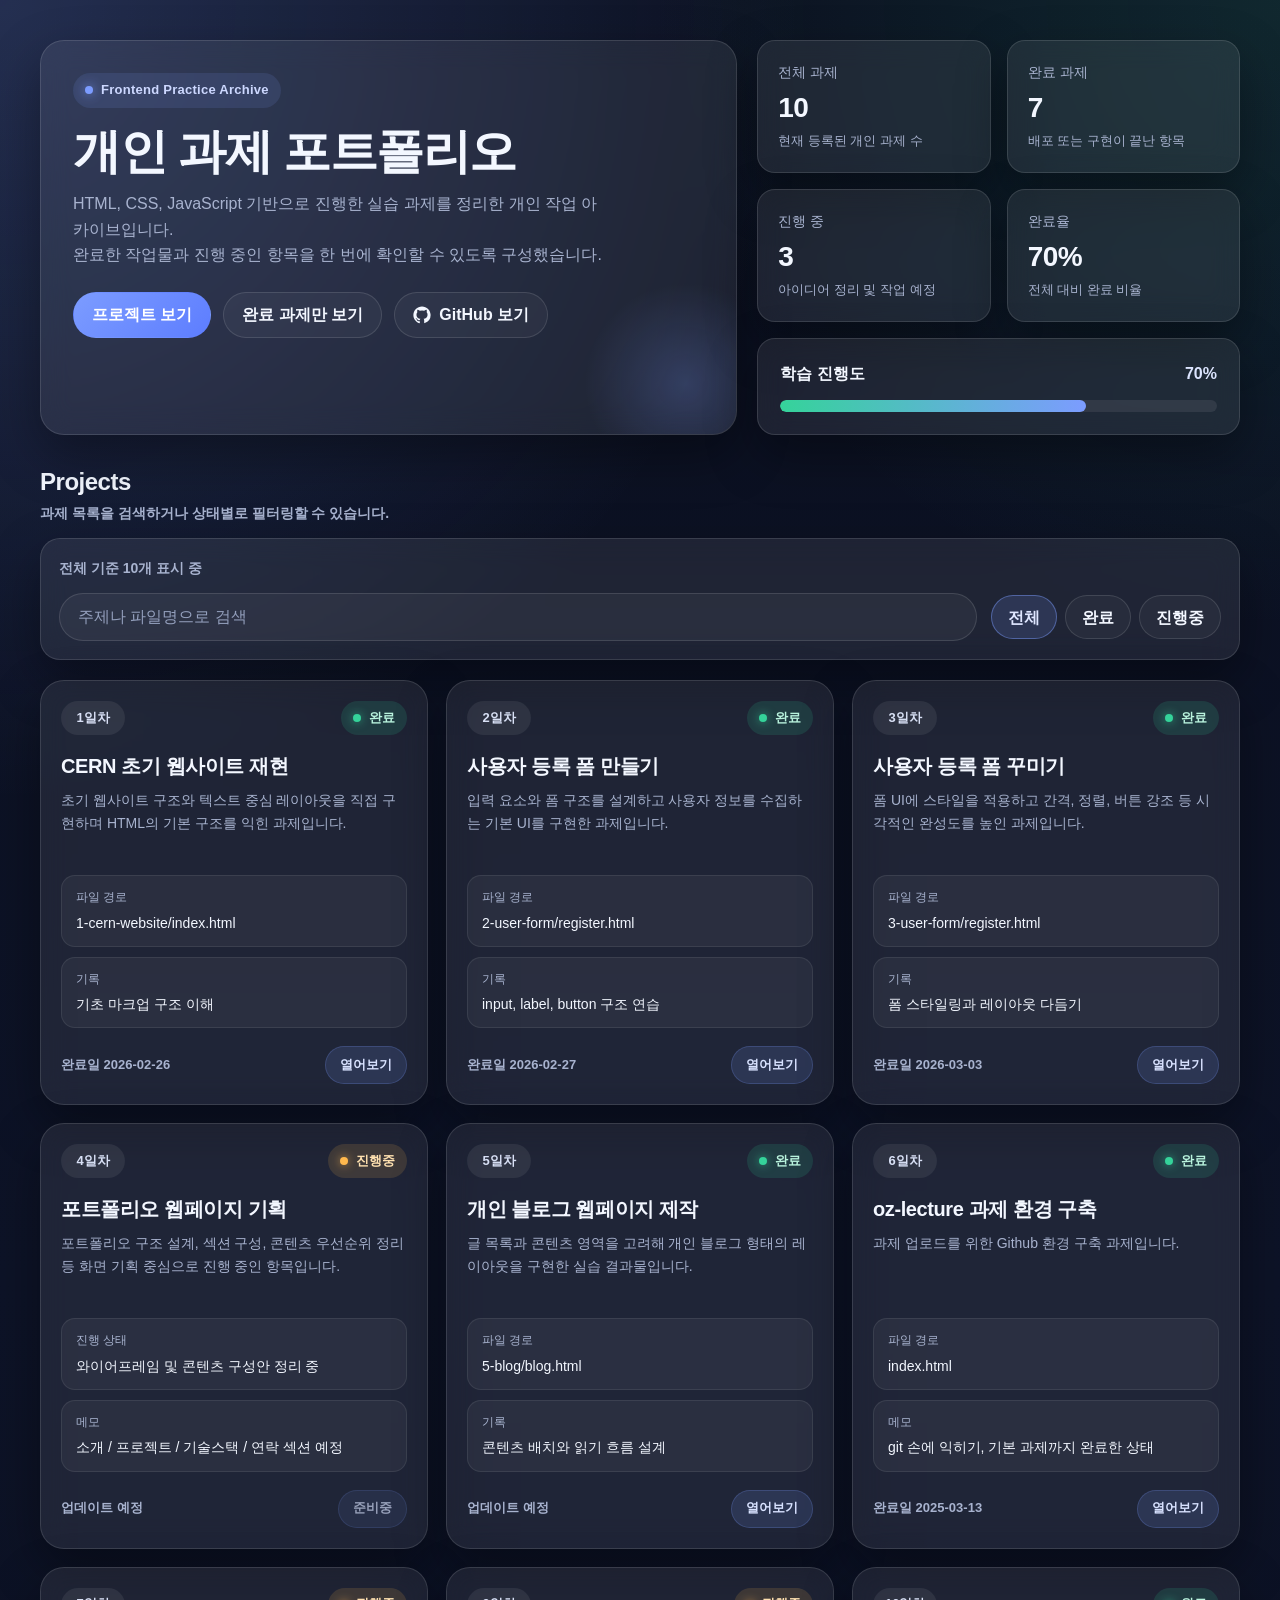
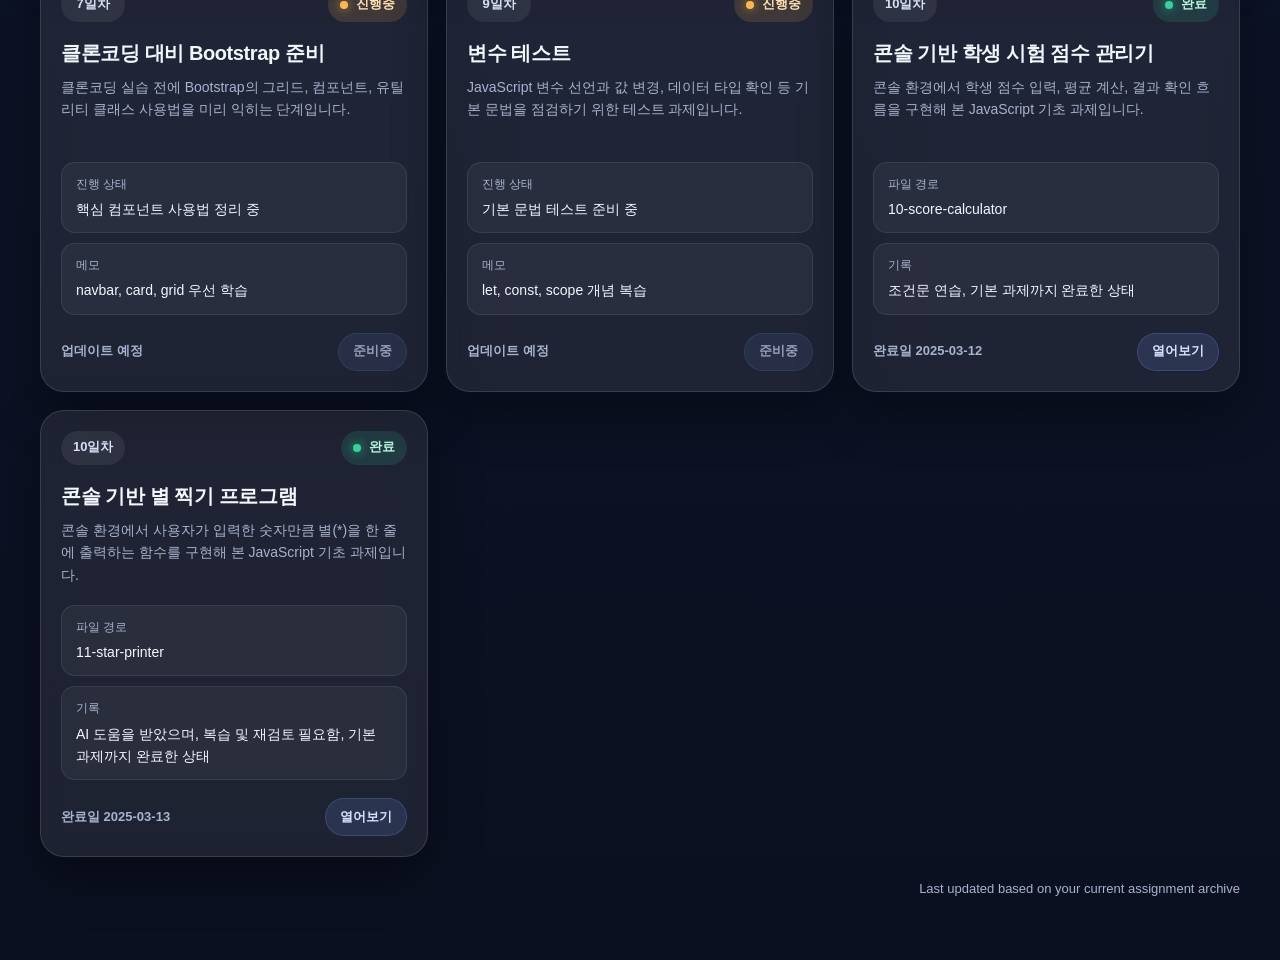
<file: index.html>
<!DOCTYPE html>
<html lang="ko">

<head>
  <meta charset="UTF-8" />
  <meta name="viewport" content="width=device-width, initial-scale=1.0" />
  <title>개인 과제 포트폴리오</title>
  <style>
    :root {
      --bg: #0b1020;
      --bg-soft: #121933;
      --panel: rgba(255, 255, 255, 0.08);
      --panel-strong: rgba(255, 255, 255, 0.12);
      --border: rgba(255, 255, 255, 0.12);
      --text: #f3f7ff;
      --muted: #a8b3cf;
      --accent: #7c9cff;
      --accent-strong: #5d7dff;
      --success: #35d39a;
      --warning: #ffb84d;
      --shadow: 0 20px 50px rgba(0, 0, 0, 0.35);
      --radius-xl: 24px;
      --radius-lg: 18px;
      --radius-md: 14px;
      --container: 1200px;
    }

    * {
      box-sizing: border-box;
    }

    html,
    body {
      margin: 0;
      padding: 0;
      background:
        radial-gradient(circle at top left, rgba(124, 156, 255, 0.22), transparent 28%),
        radial-gradient(circle at top right, rgba(53, 211, 154, 0.12), transparent 22%),
        linear-gradient(180deg, #0b1020 0%, #0d1327 50%, #0b1020 100%);
      color: var(--text);
      font-family: "Pretendard", "Malgun Gothic", "Apple SD Gothic Neo", sans-serif;
      line-height: 1.6;
    }

    a {
      color: inherit;
      text-decoration: none;
    }

    button,
    input {
      font: inherit;
    }

    .container {
      width: min(var(--container), calc(100% - 32px));
      margin: 0 auto;
      padding: 40px 0 60px;
    }

    .hero {
      display: grid;
      grid-template-columns: 1.3fr 0.9fr;
      gap: 20px;
      margin-bottom: 28px;
    }

    .hero-panel,
    .summary-card,
    .project-card,
    .progress-panel,
    .toolbar-shell {
      background: var(--panel);
      border: 1px solid var(--border);
      backdrop-filter: blur(14px);
      -webkit-backdrop-filter: blur(14px);
      box-shadow: var(--shadow);
    }

    .hero-panel {
      border-radius: var(--radius-xl);
      padding: 32px;
      position: relative;
      overflow: hidden;
    }

    .hero-panel::after {
      content: "";
      position: absolute;
      inset: auto -60px -60px auto;
      width: 220px;
      height: 220px;
      background: radial-gradient(circle, rgba(124, 156, 255, 0.22), transparent 65%);
      pointer-events: none;
    }

    .eyebrow {
      display: inline-flex;
      align-items: center;
      gap: 8px;
      padding: 7px 12px;
      border-radius: 999px;
      background: rgba(124, 156, 255, 0.12);
      color: #cdd8ff;
      font-size: 13px;
      font-weight: 700;
      letter-spacing: 0.02em;
      margin-bottom: 16px;
    }

    .eyebrow::before {
      content: "";
      width: 8px;
      height: 8px;
      border-radius: 50%;
      background: var(--accent);
      box-shadow: 0 0 12px rgba(124, 156, 255, 0.9);
    }

    .hero h1 {
      margin: 0 0 12px;
      font-size: clamp(32px, 4vw, 48px);
      line-height: 1.15;
      letter-spacing: -0.03em;
    }

    .hero p {
      margin: 0;
      color: var(--muted);
      font-size: 16px;
      max-width: 60ch;
    }

    .hero-actions {
      display: flex;
      gap: 12px;
      flex-wrap: wrap;
      margin-top: 24px;
    }

    .btn {
      display: inline-flex;
      align-items: center;
      justify-content: center;
      min-height: 46px;
      padding: 0 18px;
      border-radius: 999px;
      border: 1px solid transparent;
      font-weight: 700;
      cursor: pointer;
      transition: 0.2s ease;
    }

    .btn-primary {
      background: linear-gradient(135deg, var(--accent), var(--accent-strong));
      color: white;
    }

    .btn-primary:hover {
      transform: translateY(-1px);
      filter: brightness(1.05);
    }

    .btn-secondary {
      border-color: var(--border);
      background: rgba(255, 255, 255, 0.04);
      color: var(--text);
    }

    .btn-secondary:hover {
      background: rgba(255, 255, 255, 0.08);
    }

    .github-btn {
      display: inline-flex;
      align-items: center;
      gap: 8px;
    }

    .github-btn svg {
      width: 18px;
      height: 18px;
    }

    .hero-side {
      display: grid;
      gap: 16px;
    }

    .summary-grid {
      display: grid;
      grid-template-columns: repeat(2, 1fr);
      gap: 16px;
    }

    .summary-card {
      border-radius: var(--radius-lg);
      padding: 20px;
    }

    .summary-label {
      color: var(--muted);
      font-size: 14px;
      margin-bottom: 8px;
    }

    .summary-value {
      font-size: 28px;
      font-weight: 800;
      line-height: 1.2;
      letter-spacing: -0.02em;
    }

    .summary-sub {
      margin-top: 6px;
      color: var(--muted);
      font-size: 13px;
    }

    .progress-panel {
      border-radius: var(--radius-lg);
      padding: 22px;
    }

    .progress-head {
      display: flex;
      align-items: center;
      justify-content: space-between;
      gap: 10px;
      margin-bottom: 14px;
    }

    .progress-title {
      font-size: 16px;
      font-weight: 800;
    }

    .progress-rate {
      color: #dce5ff;
      font-weight: 800;
    }

    .progress-bar {
      height: 12px;
      border-radius: 999px;
      background: rgba(255, 255, 255, 0.08);
      overflow: hidden;
    }

    .progress-fill {
      width: 0;
      height: 100%;
      border-radius: 999px;
      background: linear-gradient(90deg, #35d39a, #7c9cff);
      transition: width 0.4s ease;
    }

    .section-head {
      display: flex;
      align-items: end;
      justify-content: space-between;
      gap: 16px;
      margin: 20px 0 14px;
      flex-wrap: wrap;
    }

    .section-title {
      margin: 0;
      font-size: 24px;
      font-weight: 800;
      letter-spacing: -0.02em;
    }

    .section-subtitle {
      color: var(--muted);
      font-size: 14px;
      font-weight: 600;
    }

    .toolbar-shell {
      border-radius: 20px;
      padding: 18px;
      margin-bottom: 20px;
    }

    .toolbar-top {
      display: flex;
      align-items: center;
      justify-content: space-between;
      gap: 16px;
      margin-bottom: 14px;
      flex-wrap: wrap;
    }

    .result-meta {
      color: var(--muted);
      font-size: 14px;
      font-weight: 600;
    }

    .toolbar-controls {
      display: grid;
      grid-template-columns: minmax(280px, 1fr) auto;
      gap: 14px;
      align-items: center;
    }

    .search-box {
      width: 100%;
    }

    .search-box input {
      width: 100%;
      height: 48px;
      border-radius: 999px;
      border: 1px solid var(--border);
      background: rgba(255, 255, 255, 0.05);
      color: var(--text);
      padding: 0 18px;
      outline: none;
      transition: border-color 0.2s ease, background 0.2s ease, box-shadow 0.2s ease;
    }

    .search-box input::placeholder {
      color: #94a0bd;
    }

    .search-box input:focus {
      border-color: rgba(124, 156, 255, 0.55);
      background: rgba(255, 255, 255, 0.08);
      box-shadow: 0 0 0 4px rgba(124, 156, 255, 0.12);
    }

    .filter-group {
      display: inline-flex;
      align-items: center;
      gap: 8px;
      justify-self: end;
      flex-wrap: wrap;
    }

    .filter-btn {
      min-height: 44px;
      padding: 0 16px;
      border-radius: 999px;
      border: 1px solid var(--border);
      background: rgba(255, 255, 255, 0.04);
      color: var(--text);
      cursor: pointer;
      font-weight: 700;
      transition: 0.2s ease;
      white-space: nowrap;
    }

    .filter-btn:hover {
      background: rgba(255, 255, 255, 0.08);
    }

    .filter-btn.active {
      background: rgba(124, 156, 255, 0.16);
      border-color: rgba(124, 156, 255, 0.45);
      color: #dfe6ff;
    }

    .project-grid {
      display: grid;
      grid-template-columns: repeat(3, minmax(0, 1fr));
      gap: 18px;
    }

    .project-card {
      border-radius: var(--radius-xl);
      padding: 20px;
      display: flex;
      flex-direction: column;
      min-height: 280px;
      transition: transform 0.2s ease, border-color 0.2s ease, background 0.2s ease;
    }

    .project-card:hover {
      transform: translateY(-4px);
      border-color: rgba(124, 156, 255, 0.4);
      background: var(--panel-strong);
    }

    .project-top {
      display: flex;
      align-items: flex-start;
      justify-content: space-between;
      gap: 12px;
      margin-bottom: 18px;
    }

    .day-chip {
      display: inline-flex;
      align-items: center;
      justify-content: center;
      min-width: 64px;
      height: 34px;
      padding: 0 12px;
      border-radius: 999px;
      background: rgba(255, 255, 255, 0.07);
      color: #d8e0f5;
      font-size: 13px;
      font-weight: 800;
    }

    .status-badge {
      display: inline-flex;
      align-items: center;
      gap: 8px;
      min-height: 34px;
      padding: 0 12px;
      border-radius: 999px;
      font-size: 13px;
      font-weight: 800;
    }

    .status-badge::before {
      content: "";
      width: 8px;
      height: 8px;
      border-radius: 50%;
    }

    .status-done {
      background: rgba(53, 211, 154, 0.14);
      color: #b9f3dd;
    }

    .status-done::before {
      background: var(--success);
      box-shadow: 0 0 10px rgba(53, 211, 154, 0.7);
    }

    .status-progress {
      background: rgba(255, 184, 77, 0.14);
      color: #ffe1b0;
    }

    .status-progress::before {
      background: var(--warning);
      box-shadow: 0 0 10px rgba(255, 184, 77, 0.7);
    }

    .project-title {
      margin: 0 0 10px;
      font-size: 20px;
      line-height: 1.3;
      font-weight: 800;
      letter-spacing: -0.02em;
    }

    .project-desc {
      margin: 0;
      color: var(--muted);
      font-size: 14px;
      min-height: 68px;
    }

    .project-meta {
      display: grid;
      gap: 10px;
      margin-top: 18px;
    }

    .meta-item {
      padding: 12px 14px;
      border-radius: var(--radius-md);
      background: rgba(255, 255, 255, 0.05);
      border: 1px solid rgba(255, 255, 255, 0.08);
    }

    .meta-label {
      display: block;
      color: var(--muted);
      font-size: 12px;
      margin-bottom: 4px;
    }

    .meta-value {
      display: block;
      font-size: 14px;
      color: var(--text);
      word-break: break-all;
    }

    .project-footer {
      display: flex;
      justify-content: space-between;
      align-items: center;
      gap: 12px;
      margin-top: auto;
      padding-top: 18px;
    }

    .date-text {
      color: var(--muted);
      font-size: 13px;
      font-weight: 600;
    }

    .open-link {
      display: inline-flex;
      align-items: center;
      justify-content: center;
      min-height: 38px;
      padding: 0 14px;
      border-radius: 999px;
      background: rgba(124, 156, 255, 0.14);
      color: #d8e2ff;
      font-size: 13px;
      font-weight: 800;
      border: 1px solid rgba(124, 156, 255, 0.22);
      transition: 0.2s ease;
    }

    .open-link:hover {
      background: rgba(124, 156, 255, 0.22);
    }

    .empty-state {
      display: none;
      padding: 40px 24px;
      text-align: center;
      color: var(--muted);
      border-radius: var(--radius-xl);
      background: rgba(255, 255, 255, 0.04);
      border: 1px dashed rgba(255, 255, 255, 0.14);
    }

    .footer-note {
      margin-top: 22px;
      color: var(--muted);
      font-size: 13px;
      text-align: right;
    }

    @media (max-width: 1024px) {
      .hero {
        grid-template-columns: 1fr;
      }

      .project-grid {
        grid-template-columns: repeat(2, minmax(0, 1fr));
      }

      .toolbar-controls {
        grid-template-columns: 1fr;
      }

      .filter-group {
        justify-self: start;
      }
    }

    @media (max-width: 680px) {
      .container {
        width: min(100% - 24px, var(--container));
        padding: 24px 0 40px;
      }

      .hero-panel,
      .summary-card,
      .project-card,
      .progress-panel,
      .toolbar-shell {
        border-radius: 20px;
      }

      .hero-panel {
        padding: 24px;
      }

      .summary-grid,
      .project-grid {
        grid-template-columns: 1fr;
      }

      .section-head {
        margin-top: 10px;
      }

      .toolbar-top {
        margin-bottom: 12px;
      }

      .filter-group {
        width: 100%;
        justify-content: flex-start;
      }

      .filter-btn {
        min-height: 40px;
        padding: 0 14px;
      }

      .search-box input {
        height: 46px;
      }
    }
  </style>
</head>

<body>
  <div class="container">
    <section class="hero">
      <div class="hero-panel">
        <div class="eyebrow">Frontend Practice Archive</div>
        <h1>개인 과제 포트폴리오</h1>
        <p>
          HTML, CSS, JavaScript 기반으로 진행한 실습 과제를 정리한 개인 작업 아카이브입니다.<br>
          완료한 작업물과 진행 중인 항목을 한 번에 확인할 수 있도록 구성했습니다.
        </p>
        <div class="hero-actions">
          <a href="#projects" class="btn btn-primary">프로젝트 보기</a>
          <button type="button" class="btn btn-secondary" id="showDoneOnly">완료 과제만 보기</button>
          <a href="https://github.com/yoonverse/oz-homework" target="_blank" class="btn btn-secondary github-btn">

            <svg xmlns="http://www.w3.org/2000/svg" width="18" height="18" viewBox="0 0 24 24" fill="currentColor">
              <path
                d="M12 .5C5.65.5.5 5.65.5 12c0 5.08 3.29 9.39 7.86 10.91.57.1.78-.25.78-.56v-2.02c-3.2.7-3.87-1.54-3.87-1.54-.52-1.33-1.28-1.69-1.28-1.69-1.04-.71.08-.7.08-.7 1.15.08 1.76 1.18 1.76 1.18 1.02 1.75 2.67 1.25 3.32.96.1-.74.4-1.25.73-1.54-2.55-.29-5.23-1.28-5.23-5.7 0-1.26.45-2.29 1.18-3.1-.12-.29-.51-1.47.11-3.06 0 0 .97-.31 3.18 1.18a11.1 11.1 0 0 1 5.8 0c2.2-1.49 3.17-1.18 3.17-1.18.63 1.59.24 2.77.12 3.06.73.81 1.17 1.84 1.17 3.1 0 4.43-2.69 5.41-5.26 5.69.41.35.78 1.05.78 2.12v3.15c0 .31.2.67.79.56A11.51 11.51 0 0 0 23.5 12C23.5 5.65 18.35.5 12 .5z" />
            </svg>
            GitHub 보기
          </a>
        </div>
      </div>

      <div class="hero-side">
        <div class="summary-grid">
          <div class="summary-card">
            <div class="summary-label">전체 과제</div>
            <div class="summary-value" id="totalCount">0</div>
            <div class="summary-sub">현재 등록된 개인 과제 수</div>
          </div>
          <div class="summary-card">
            <div class="summary-label">완료 과제</div>
            <div class="summary-value" id="doneCount">0</div>
            <div class="summary-sub">배포 또는 구현이 끝난 항목</div>
          </div>
          <div class="summary-card">
            <div class="summary-label">진행 중</div>
            <div class="summary-value" id="progressCount">0</div>
            <div class="summary-sub">아이디어 정리 및 작업 예정</div>
          </div>
          <div class="summary-card">
            <div class="summary-label">완료율</div>
            <div class="summary-value" id="percentCount">0%</div>
            <div class="summary-sub">전체 대비 완료 비율</div>
          </div>
        </div>

        <div class="progress-panel">
          <div class="progress-head">
            <div class="progress-title">학습 진행도</div>
            <div class="progress-rate" id="progressLabel">0%</div>
          </div>
          <div class="progress-bar">
            <div class="progress-fill" id="progressFill"></div>
          </div>
        </div>
      </div>
    </section>

    <section id="projects">
      <div class="section-head">
        <div>
          <h2 class="section-title">Projects</h2>
          <div class="section-subtitle">과제 목록을 검색하거나 상태별로 필터링할 수 있습니다.</div>
        </div>
      </div>

      <div class="toolbar-shell">
        <div class="toolbar-top">
          <div class="result-meta" id="resultMeta">전체 0개 표시 중</div>
        </div>

        <div class="toolbar-controls">
          <div class="search-box">
            <input type="text" id="searchInput" placeholder="주제나 파일명으로 검색" />
          </div>

          <div class="filter-group">
            <button type="button" class="filter-btn active" data-filter="all">전체</button>
            <button type="button" class="filter-btn" data-filter="done">완료</button>
            <button type="button" class="filter-btn" data-filter="progress">진행중</button>
          </div>
        </div>
      </div>

      <div class="project-grid" id="projectGrid">
        <article class="project-card" data-state="done" data-keywords="1일차 CERN 초기 웹사이트 재현 1-cern-website index html">
          <div class="project-top">
            <span class="day-chip">1일차</span>
            <span class="status-badge status-done">완료</span>
          </div>
          <h3 class="project-title">CERN 초기 웹사이트 재현</h3>
          <p class="project-desc">
            초기 웹사이트 구조와 텍스트 중심 레이아웃을 직접 구현하며 HTML의 기본 구조를 익힌 과제입니다.
          </p>
          <div class="project-meta">
            <div class="meta-item">
              <span class="meta-label">파일 경로</span>
              <span class="meta-value">1-cern-website/index.html</span>
            </div>
            <div class="meta-item">
              <span class="meta-label">기록</span>
              <span class="meta-value">기초 마크업 구조 이해</span>
            </div>
          </div>
          <div class="project-footer">
            <span class="date-text">완료일 2026-02-26</span>
            <a class="open-link" href="./1-cern-website/index.html" target="_blank" rel="noopener noreferrer">열어보기</a>
          </div>
        </article>

        <article class="project-card" data-state="done" data-keywords="2일차 사용자 등록 폼 만들기 2-user-form register html form">
          <div class="project-top">
            <span class="day-chip">2일차</span>
            <span class="status-badge status-done">완료</span>
          </div>
          <h3 class="project-title">사용자 등록 폼 만들기</h3>
          <p class="project-desc">
            입력 요소와 폼 구조를 설계하고 사용자 정보를 수집하는 기본 UI를 구현한 과제입니다.
          </p>
          <div class="project-meta">
            <div class="meta-item">
              <span class="meta-label">파일 경로</span>
              <span class="meta-value">2-user-form/register.html</span>
            </div>
            <div class="meta-item">
              <span class="meta-label">기록</span>
              <span class="meta-value">input, label, button 구조 연습</span>
            </div>
          </div>
          <div class="project-footer">
            <span class="date-text">완료일 2026-02-27</span>
            <a class="open-link" href="./2-user-form/register.html" target="_blank" rel="noopener noreferrer">열어보기</a>
          </div>
        </article>

        <article class="project-card" data-state="done"
          data-keywords="3일차 사용자 등록 폼 꾸미기 3-user-form register html style css">
          <div class="project-top">
            <span class="day-chip">3일차</span>
            <span class="status-badge status-done">완료</span>
          </div>
          <h3 class="project-title">사용자 등록 폼 꾸미기</h3>
          <p class="project-desc">
            폼 UI에 스타일을 적용하고 간격, 정렬, 버튼 강조 등 시각적인 완성도를 높인 과제입니다.
          </p>
          <div class="project-meta">
            <div class="meta-item">
              <span class="meta-label">파일 경로</span>
              <span class="meta-value">3-user-form/register.html</span>
            </div>
            <div class="meta-item">
              <span class="meta-label">기록</span>
              <span class="meta-value">폼 스타일링과 레이아웃 다듬기</span>
            </div>
          </div>
          <div class="project-footer">
            <span class="date-text">완료일 2026-03-03</span>
            <a class="open-link" href="./3-user-form/register.html" target="_blank" rel="noopener noreferrer">열어보기</a>
          </div>
        </article>

        <article class="project-card" data-state="progress" data-keywords="4일차 포트폴리오 웹페이지 기획 portfolio planning">
          <div class="project-top">
            <span class="day-chip">4일차</span>
            <span class="status-badge status-progress">진행중</span>
          </div>
          <h3 class="project-title">포트폴리오 웹페이지 기획</h3>
          <p class="project-desc">
            포트폴리오 구조 설계, 섹션 구성, 콘텐츠 우선순위 정리 등 화면 기획 중심으로 진행 중인 항목입니다.
          </p>
          <div class="project-meta">
            <div class="meta-item">
              <span class="meta-label">진행 상태</span>
              <span class="meta-value">와이어프레임 및 콘텐츠 구성안 정리 중</span>
            </div>
            <div class="meta-item">
              <span class="meta-label">메모</span>
              <span class="meta-value">소개 / 프로젝트 / 기술스택 / 연락 섹션 예정</span>
            </div>
          </div>
          <div class="project-footer">
            <span class="date-text">업데이트 예정</span>
            <span class="open-link" style="pointer-events:none; opacity:.65;">준비중</span>
          </div>
        </article>

        <article class="project-card" data-state="done" data-keywords="5일차 개인 블로그 웹페이지 제작 5-blog blog html">
          <div class="project-top">
            <span class="day-chip">5일차</span>
            <span class="status-badge status-done">완료</span>
          </div>
          <h3 class="project-title">개인 블로그 웹페이지 제작</h3>
          <p class="project-desc">
            글 목록과 콘텐츠 영역을 고려해 개인 블로그 형태의 레이아웃을 구현한 실습 결과물입니다.
          </p>
          <div class="project-meta">
            <div class="meta-item">
              <span class="meta-label">파일 경로</span>
              <span class="meta-value">5-blog/blog.html</span>
            </div>
            <div class="meta-item">
              <span class="meta-label">기록</span>
              <span class="meta-value">콘텐츠 배치와 읽기 흐름 설계</span>
            </div>
          </div>
          <div class="project-footer">
            <span class="date-text">업데이트 예정</span>
            <a class="open-link" href="./5-blog/blog.html" target="_blank" rel="noopener noreferrer">열어보기</a>
          </div>
        </article>

        <article class="project-card" data-state="done" data-keywords="6일차 oz lecture 과제 환경 구축 environment setup">
          <div class="project-top">
            <span class="day-chip">6일차</span>
            <span class="status-badge status-done">완료</span>
          </div>
          <h3 class="project-title">oz-lecture 과제 환경 구축</h3>
          <p class="project-desc">
            과제 업로드를 위한 Github 환경 구축 과제입니다.
          </p>
          <div class="project-meta">
            <div class="meta-item">
              <span class="meta-label">파일 경로</span>
              <span class="meta-value">index.html</span>
            </div>
            <div class="meta-item">
              <span class="meta-label">메모</span>
              <span class="meta-value">git 손에 익히기, 기본 과제까지 완료한 상태</span>
            </div>
          </div>
          <div class="project-footer">
            <span class="date-text">완료일 2025-03-13</span>
            <span class="open-link" href="index.html" target="_blank" rel="noopener noreferrer">열어보기</span>
          </div>
        </article>

        <article class="project-card" data-state="progress" data-keywords="7일차 클론코딩 대비 bootstrap 준비 bootstrap study">
          <div class="project-top">
            <span class="day-chip">7일차</span>
            <span class="status-badge status-progress">진행중</span>
          </div>
          <h3 class="project-title">클론코딩 대비 Bootstrap 준비</h3>
          <p class="project-desc">
            클론코딩 실습 전에 Bootstrap의 그리드, 컴포넌트, 유틸리티 클래스 사용법을 미리 익히는 단계입니다.
          </p>
          <div class="project-meta">
            <div class="meta-item">
              <span class="meta-label">진행 상태</span>
              <span class="meta-value">핵심 컴포넌트 사용법 정리 중</span>
            </div>
            <div class="meta-item">
              <span class="meta-label">메모</span>
              <span class="meta-value">navbar, card, grid 우선 학습</span>
            </div>
          </div>
          <div class="project-footer">
            <span class="date-text">업데이트 예정</span>
            <span class="open-link" style="pointer-events:none; opacity:.65;">준비중</span>
          </div>
        </article>

        <article class="project-card" data-state="progress" data-keywords="9일차 변수 테스트 javascript variable test">
          <div class="project-top">
            <span class="day-chip">9일차</span>
            <span class="status-badge status-progress">진행중</span>
          </div>
          <h3 class="project-title">변수 테스트</h3>
          <p class="project-desc">
            JavaScript 변수 선언과 값 변경, 데이터 타입 확인 등 기본 문법을 점검하기 위한 테스트 과제입니다.
          </p>
          <div class="project-meta">
            <div class="meta-item">
              <span class="meta-label">진행 상태</span>
              <span class="meta-value">기본 문법 테스트 준비 중</span>
            </div>
            <div class="meta-item">
              <span class="meta-label">메모</span>
              <span class="meta-value">let, const, scope 개념 복습</span>
            </div>
          </div>
          <div class="project-footer">
            <span class="date-text">업데이트 예정</span>
            <span class="open-link" style="pointer-events:none; opacity:.65;">준비중</span>
          </div>
        </article>

        <article class="project-card" data-state="done"
          data-keywords="10일차 콘솔 기반 학생 시험 점수 관리기 score calculator console">
          <div class="project-top">
            <span class="day-chip">10일차</span>
            <span class="status-badge status-done">완료</span>
          </div>
          <h3 class="project-title">콘솔 기반 학생 시험 점수 관리기</h3>
          <p class="project-desc">
            콘솔 환경에서 학생 점수 입력, 평균 계산, 결과 확인 흐름을 구현해 본 JavaScript 기초 과제입니다.
          </p>
          <div class="project-meta">
            <div class="meta-item">
              <span class="meta-label">파일 경로</span>
              <span class="meta-value">10-score-calculator</span>
            </div>
            <div class="meta-item">
              <span class="meta-label">기록</span>
              <span class="meta-value">조건문 연습, 기본 과제까지 완료한 상태</span>
            </div>
          </div>
          <div class="project-footer">
            <span class="date-text">완료일 2025-03-12</span>
            <a class="open-link" href="./10-score-calculator" target="_blank" rel="noopener noreferrer">열어보기</a>
          </div>
        </article>

        <article class="project-card" data-state="done" data-keywords="11일차 콘솔 기반 별 찍기 프로그램 star pattern console">
          <div class="project-top">
            <span class="day-chip">10일차</span>
            <span class="status-badge status-done">완료</span>
          </div>
          <h3 class="project-title">콘솔 기반 별 찍기 프로그램</h3>
          <p class="project-desc">
            콘솔 환경에서 사용자가 입력한 숫자만큼 별(*)을 한 줄에 출력하는 함수를 구현해 본 JavaScript 기초 과제입니다.
          </p>
          <div class="project-meta">
            <div class="meta-item">
              <span class="meta-label">파일 경로</span>
              <span class="meta-value">11-star-printer</span>
            </div>
            <div class="meta-item">
              <span class="meta-label">기록</span>
              <span class="meta-value">AI 도움을 받았으며, 복습 및 재검토 필요함, 기본 과제까지 완료한 상태</span>
            </div>
          </div>
          <div class="project-footer">
            <span class="date-text">완료일 2025-03-13</span>
            <a class="open-link" href="./11-star-printer/" target="_blank" rel="noopener noreferrer">열어보기</a>
          </div>
        </article>
      </div>

      <div class="empty-state" id="emptyState">
        조건에 맞는 프로젝트가 없습니다. 검색어나 필터를 바꿔보세요.
      </div>

      <div class="footer-note">
        Last updated based on your current assignment archive
      </div>
    </section>
  </div>

  <script>
    document.addEventListener("DOMContentLoaded", () => {
      const cards = [...document.querySelectorAll(".project-card")];
      const filterButtons = [...document.querySelectorAll(".filter-btn")];
      const searchInput = document.getElementById("searchInput");
      const emptyState = document.getElementById("emptyState");
      const showDoneOnlyButton = document.getElementById("showDoneOnly");
      const resultMeta = document.getElementById("resultMeta");

      const totalCount = document.getElementById("totalCount");
      const doneCount = document.getElementById("doneCount");
      const progressCount = document.getElementById("progressCount");
      const percentCount = document.getElementById("percentCount");
      const progressLabel = document.getElementById("progressLabel");
      const progressFill = document.getElementById("progressFill");

      let currentFilter = "all";

      function updateSummary() {
        const total = cards.length;
        const done = cards.filter(card => card.dataset.state === "done").length;
        const progress = cards.filter(card => card.dataset.state === "progress").length;
        const percent = total ? Math.round((done / total) * 100) : 0;

        totalCount.textContent = total;
        doneCount.textContent = done;
        progressCount.textContent = progress;
        percentCount.textContent = `${percent}%`;
        progressLabel.textContent = `${percent}%`;
        progressFill.style.width = `${percent}%`;
      }

      function applyFilter() {
        const keyword = searchInput.value.trim().toLowerCase();
        let visibleCount = 0;

        cards.forEach(card => {
          const state = card.dataset.state;
          const keywords = (card.dataset.keywords || "").toLowerCase();

          const matchesFilter = currentFilter === "all" || state === currentFilter;
          const matchesKeyword = !keyword || keywords.includes(keyword);
          const visible = matchesFilter && matchesKeyword;

          card.style.display = visible ? "" : "none";
          if (visible) visibleCount++;
        });

        emptyState.style.display = visibleCount === 0 ? "block" : "none";

        const filterLabel =
          currentFilter === "all" ? "전체" :
            currentFilter === "done" ? "완료" : "진행중";

        resultMeta.textContent = `${filterLabel} 기준 ${visibleCount}개 표시 중`;
      }

      filterButtons.forEach(button => {
        button.addEventListener("click", () => {
          filterButtons.forEach(btn => btn.classList.remove("active"));
          button.classList.add("active");
          currentFilter = button.dataset.filter;
          applyFilter();
        });
      });

      searchInput.addEventListener("input", applyFilter);

      showDoneOnlyButton.addEventListener("click", () => {
        currentFilter = "done";
        filterButtons.forEach(btn => {
          btn.classList.toggle("active", btn.dataset.filter === "done");
        });
        applyFilter();
        document.getElementById("projects").scrollIntoView({ behavior: "smooth" });
      });

      updateSummary();
      applyFilter();
    });
  </script>
</body>

</html>
</file>
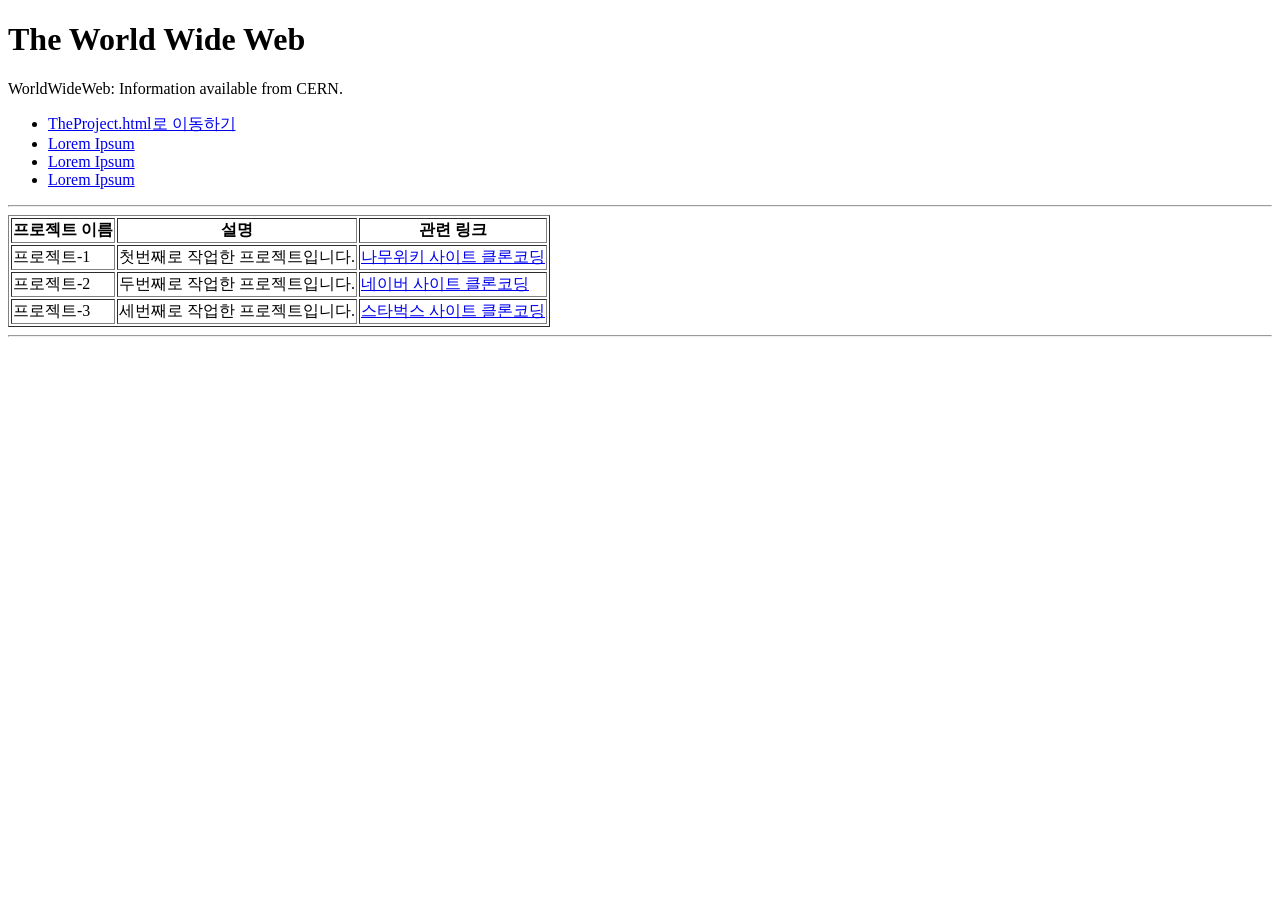
<file: 1-cern-website/index.html>
<!DOCTYPE html>
<html lang="ko">
<head>
    <meta charset="UTF-8">
    <meta name="viewport" content="width=device-width, initial-scale=1.0">
    <title>The WWW project</title>
</head>
<body>
    <h1>The World Wide Web</h1>
    <p>WorldWideWeb: Information available from CERN.</p>
    <ul>
        <li><a href="./TheProject.html">TheProject.html로 이동하기</a></li>
        <li><a href="#">Lorem Ipsum</a></li>
        <li><a href="#">Lorem Ipsum</a></li>
        <li><a href="#">Lorem Ipsum</a></li>
    </ul>

    <hr>
    <table border="1">
        <thead>
            <tr>
                <th>프로젝트 이름</th>
                <th>설명</th>
                <th>관련 링크</th>
            </tr>
        </thead>
        <tbody>
            <tr>
                <td>프로젝트-1</td>
                <td>첫번째로 작업한 프로젝트입니다.</td>
                <td><a href="https://namu.wiki/w/%EB%82%98%EB%AC%B4%EC%9C%84%ED%82%A4:%EB%8C%80%EB%AC%B8">나무위키 사이트 클론코딩</a></td>
            </tr>
            <tr>
                <td>프로젝트-2</td>
                <td>두번째로 작업한 프로젝트입니다.</td>
                <td><a href="https://www.naver.com/">네이버 사이트 클론코딩</a></td>
            </tr>
            <tr>
                <td>프로젝트-3</td>
                <td>세번째로 작업한 프로젝트입니다.</td>
                <td><a href="https://www.starbucks.co.kr/index.do">스타벅스 사이트 클론코딩</a></td>
            </tr>
        </tbody>
    </table>
    <hr>
</body>
</html>
</file>
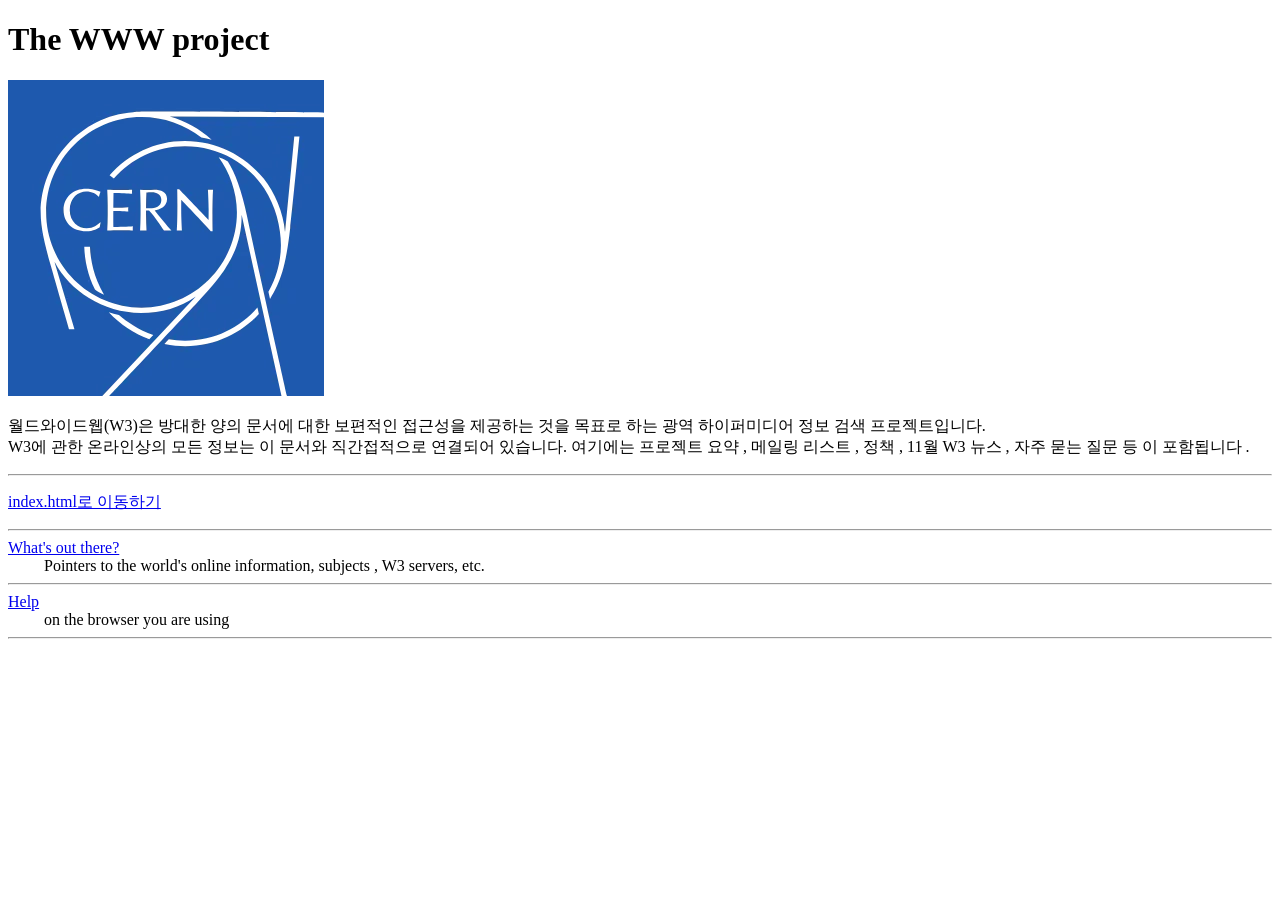
<file: 1-cern-website/TheProject.html>
<!DOCTYPE html>
<html lang="ko">
<head>
    <meta charset="UTF-8">
    <meta name="viewport" content="width=device-width, initial-scale=1.0">
    <title>The WWW project</title>
</head>
<body>
    <h1>The WWW project</h1>
    <img src="./images/logo.webp" alt="CERN 로고 이미지">
    <p>
        월드와이드웹(W3)은 방대한 양의 문서에 대한 보편적인 접근성을 제공하는 것을 목표로 하는 광역 하이퍼미디어 정보 검색 프로젝트입니다.<br>
        W3에 관한 온라인상의 모든 정보는 이 문서와 직간접적으로 연결되어 있습니다. 여기에는 프로젝트 요약 , 메일링 리스트 , 정책 , 11월 W3 뉴스 , 자주 묻는 질문 등 이 포함됩니다 .
    </p>
    <hr>
    <p>
         <a href="./index.html">index.html로 이동하기</a>
    </p>
    <hr>
    <div>
        <a href="#">What's out there?</a><br>
        <span>&nbsp;&nbsp;&nbsp;&nbsp;&nbsp;&nbsp;&nbsp;&nbsp;&nbsp;Pointers to the world's online information, subjects , W3 servers, etc.</span>
    </div>
    <hr>
    <div>
        <a href="#">Help</a><br>
        <span>&nbsp;&nbsp;&nbsp;&nbsp;&nbsp;&nbsp;&nbsp;&nbsp;&nbsp;on the browser you are using</span>
    </div>
    <hr>
</body>
</html>
</file>
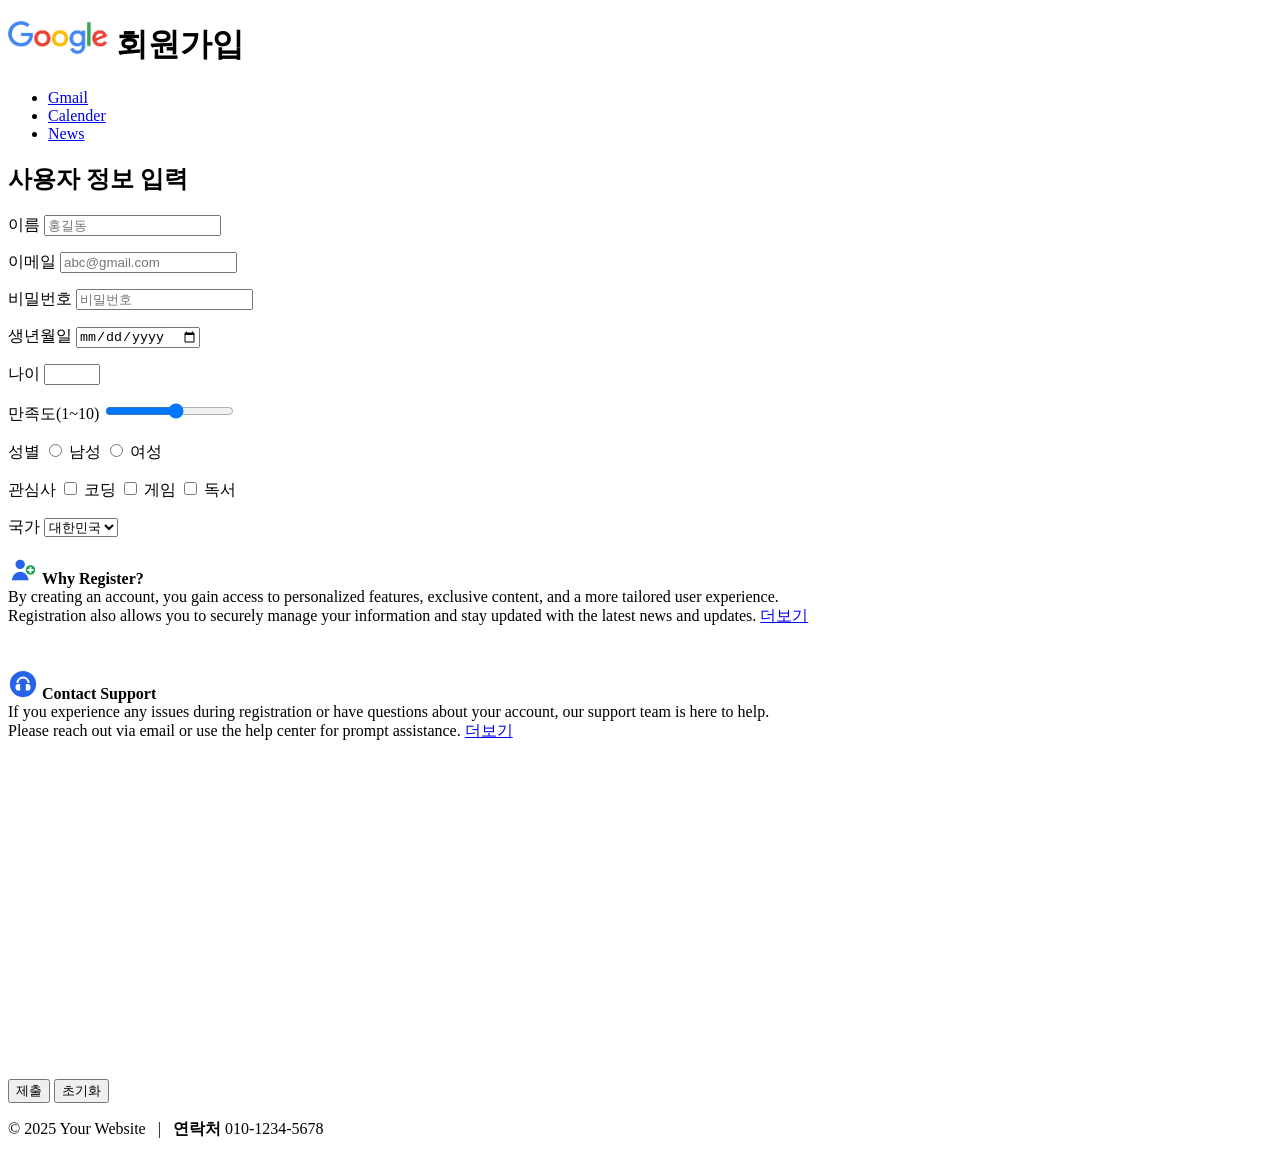
<file: 2-user-form/register.html>
<!DOCTYPE html>
<html lang="ko">
<head>
    <meta charset="UTF-8">
    <title>User Registration Form</title>
</head>
<body>
    <!-- 헤더 영역 -->
    <header>
        <h1><img src="./media/logo.webp" alt="로고 이미지" width="100"> 회원가입</h1>
    </header>

    <!-- 네비 영역 -->
    <nav>
        <ul>
            <li><a href="#">Gmail</a></li>
            <li><a href="#">Calender</a></li>
            <li><a href="#">News</a></li>
        </ul>
    </nav>

    <!-- 섹션 영역 -->
    <section>
        <h2>사용자 정보 입력</h2>
        <form action="#" method="POST">
            <p>
                <label for="username">이름</label>
                <input type="text" id="username" name="username" placeholder="홍길동">
            </p>

            <p>
                <label for="email">이메일</label>
                <input type="email" id="email" name="email" placeholder="abc@gmail.com">
            </p>

            <p>
                <label for="password">비밀번호</label>
                <input type="password" id="password" name="password" placeholder="비밀번호">
            </p>

            <p>
                <label for="birthday">생년월일</label>
                <input type="date" id="birthday" name="birthday" placeholder="YYYY-MM-DD">
            </p>

            <p>
                <label for="age">나이</label>
                <input type="number" id="age" name="age" min="18" max="100">
            </p>

            <p>
                <label for="satisfaction">만족도(1~10)</label>
                <input type="range" id="satisfaction" name="satisfaction" min="1" max="10">
            </p>

            <p>
                <span>성별</span>
                
                <input type="radio" id="gender-male" name="gender" value="male">
                <label for="gender-male">남성</label>

                <input type="radio" id="gender-female" name="gender" value="female">
                <label for="gender-female">여성</label>
            </p>

            <p>
                <span>관심사</span>
                
                <input type="checkbox" id="hobby-coding" name="hobby" value="Coding">
                <label for="hobby-coding">코딩</label>

                <input type="checkbox" id="hobby-gaming" name="hobby" value="Gaming">
                <label for="hobby-gaming">게임</label>

                <input type="checkbox" id="hobby-reading" name="hobby" value="Reading">
                <label for="hobby-reading">독서</label>
            </p>

            <p>
                <label for="nation">국가</label>
        
                <select id="nation" name="nation">
                    <option value="South Korea">대한민국</option>
                    <option value="USA">미국</option>
                    <option value="Japan">일본</option>
                    <option value="China">중국</option>
                    <option value="UK">영국</option>
                </select>  
            </p>
        </form>
    </section>

    <!-- 아티클 영역 -->
    <article>
        <!-- svg 추가 -->
        <svg width="30" height="30" viewBox="0 0 64 64" role="img" aria-label="Create account icon">
        <circle cx="26" cy="22" r="10" fill="#2563eb"/>
        <path d="M8 56c2-12 10-18 18-18s16 6 18 18" fill="#2563eb"/>
        <circle cx="48" cy="34" r="10" fill="#16a34a"/>
        <path d="M48 29v10M43 34h10" stroke="#fff" stroke-width="4" stroke-linecap="round"/>
        </svg>

        <strong>Why Register?</strong>
        <br>
        By creating an account, you gain access to personalized features, exclusive content,
        and a more tailored user experience. <br> Registration also allows you to securely manage
        your information and stay updated with the latest news and updates.
        <a href="#">더보기</a>
    </article>

    <br>

    <!-- 어사이드 영역 -->
    <aside>
        <!-- canvas 추가 : 고객지원 안내용 일러스트가 들어갈 임시 영역 -->
        <canvas id="support-icon" width="20" height="20">
        Canvas is not supported in this browser.
        </canvas>

        <br>
        <!-- svg 추가 -->
        <svg width="30" height="30" viewBox="0 0 64 64" role="img" aria-label="Customer support icon">
        <circle cx="32" cy="32" r="28" fill="#2563eb"/>
        <path d="M16 34v6a6 6 0 006 6h4V32h-4a6 6 0 00-6 6z" fill="#fff"/>
        <path d="M48 34v6a6 6 0 01-6 6h-4V32h4a6 6 0 016 6z" fill="#fff"/>
        <path d="M20 30a12 12 0 0124 0" fill="none" stroke="#fff" stroke-width="4"/>
        </svg>

        <strong>Contact Support</strong>
        <br>
        If you experience any issues during registration or have questions about your account,
        our support team is here to help. <br> Please reach out via email or use the help center
        for prompt assistance.
        <a href="#">더보기</a>

        <br>

        <!-- video 추가 -->
        <!-- <video src="https://www.w3schools.com/html/mov_bbb.mp4" controls width="300"></video> -->
        <iframe width="560" height="315" src="https://www.youtube.com/embed/DavG9K14B3c?si=f5IpQc6QgFdn5UzE" title="YouTube video player" frameborder="0" allow="accelerometer; autoplay; clipboard-write; encrypted-media; gyroscope; picture-in-picture; web-share" referrerpolicy="strict-origin-when-cross-origin" allowfullscreen></iframe>
    </aside>

    <br>

    <!-- 버튼 -->
    <button type="submit">제출</button>
    <button type="reset">초기화</button>

    <!-- 푸터 영역 -->
    <footer>
        <p>
            &copy; 2025 Your Website
            &nbsp;&nbsp;|&nbsp;&nbsp;
            <strong>연락처</strong> 010-1234-5678
        </p>
    </footer>
</body>
</html>
</file>
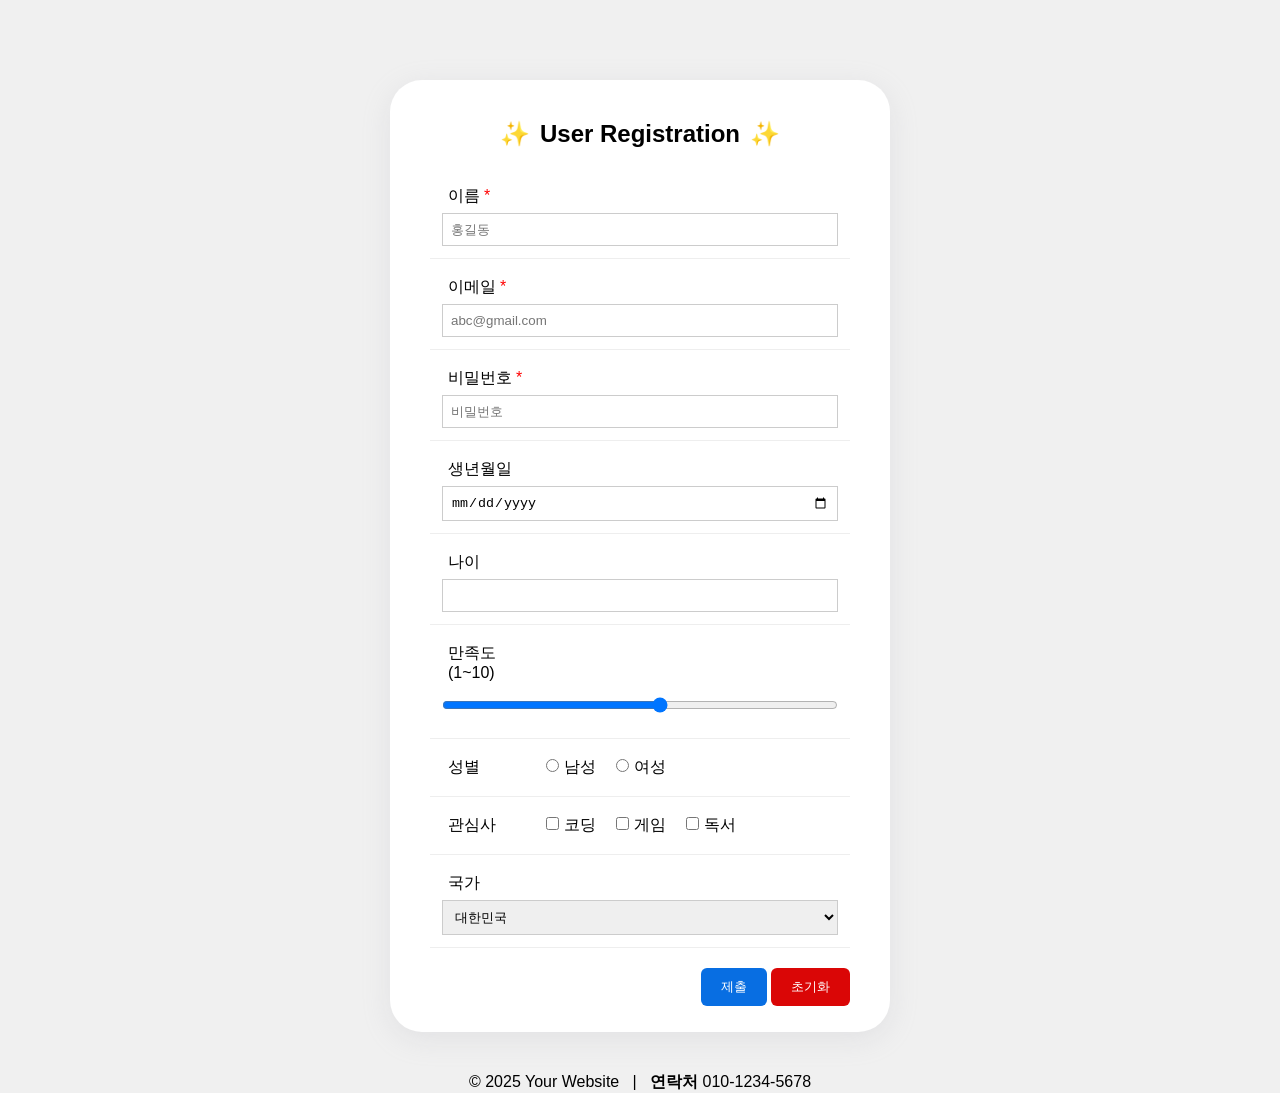
<file: 3-user-form/register.html>
<!DOCTYPE html>
<html lang="ko">
<head>
    <meta charset="UTF-8">
    <title>User Registration Form</title>
    <link rel="stylesheet" href="./style.css">
</head>
<body>
    <!-- 섹션 영역 -->
    <section id="registration-form">
        <h1>User Registration</h1>
        <form action="#" method="POST">
            <p class="form-group">
                <label for="username">이름</label>
                <input type="text" id="username" name="username" placeholder="홍길동">
            </p>

            <p class="form-group">
                <label for="email">이메일</label>
                <input type="email" id="email" name="email" placeholder="abc@gmail.com">
            </p>

            <p class="form-group">
                <label for="password">비밀번호</label>
                <input type="password" id="password" name="password" placeholder="비밀번호">
            </p>

            <p class="form-group">
                <label for="birthday">생년월일</label>
                <input type="date" id="birthday" name="birthday" placeholder="YYYY-MM-DD">
            </p>

            <p class="form-group">
                <label for="age">나이</label>
                <input type="number" id="age" name="age" min="18" max="100">
            </p>

            <p class="form-group">
                <label for="satisfaction">만족도(1~10)</label>
                <input type="range" id="satisfaction" name="satisfaction" min="1" max="10">
            </p>

            <p class="form-group">
                <span>성별</span>
                
                <input type="radio" id="gender-male" name="gender" value="male">
                <label for="gender-male">남성</label>

                <input type="radio" id="gender-female" name="gender" value="female">
                <label for="gender-female">여성</label>
            </p>

            <p class="form-group">
                <span>관심사</span>
                
                <input type="checkbox" id="hobby-coding" name="hobby" value="Coding">
                <label for="hobby-coding">코딩</label>

                <input type="checkbox" id="hobby-gaming" name="hobby" value="Gaming">
                <label for="hobby-gaming">게임</label>

                <input type="checkbox" id="hobby-reading" name="hobby" value="Reading">
                <label for="hobby-reading">독서</label>
            </p>

            <p class="form-group">
                <label for="nation">국가</label>
        
                <select id="nation" name="nation">
                    <option value="South Korea">대한민국</option>
                    <option value="USA">미국</option>
                    <option value="Japan">일본</option>
                    <option value="China">중국</option>
                    <option value="UK">영국</option>
                </select>  
            </p>
            <!-- 버튼 -->
            <div class="button-wrap">
                <button type="submit">제출</button>
                <button type="reset">초기화</button>
            </div>
        </form>
    </section>
    <!-- 푸터 영역 -->
    <footer>
        <p>
            &copy; 2025 Your Website
            &nbsp;&nbsp;|&nbsp;&nbsp;
            <strong>연락처</strong> 010-1234-5678
        </p>
    </footer>
</body>
</html>
</file>
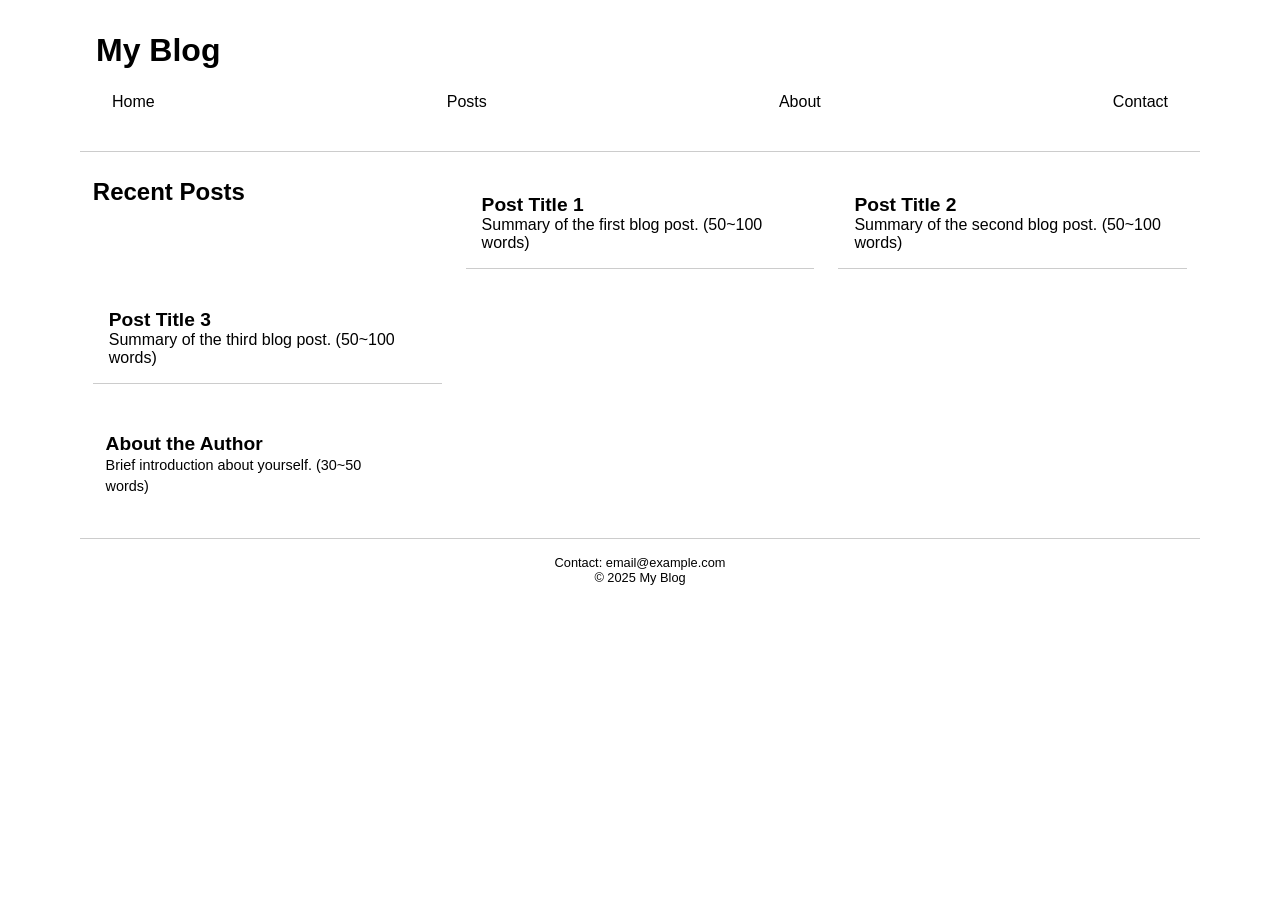
<file: 5-blog/blog.html>
<!DOCTYPE html>
<html lang="ko">
<head>
  <meta charset="UTF-8">
  <meta name="viewport" content="width=device-width, initial-scale=1.0">
  <title>My Blog</title>
  <link rel="stylesheet" href="style.css">
  <!-- <link rel="stylesheet" href="style-desktop.css"> -->
</head>
<body>
  <header>
    <h1>My Blog</h1>
    <nav>
      <ul>
        <li><a href="#home">Home</a></li>
        <li><a href="#posts">Posts</a></li>
        <li><a href="#about">About</a></li>
        <li><a href="#contact">Contact</a></li>
      </ul>
    </nav>
  </header>
  <section id="posts">
    <h2>Recent Posts</h2>
    <article class="post">
      <h3>Post Title 1</h3>
      <p>Summary of the first blog post. (50~100 words)</p>
    </article>
    <article class="post">
      <h3>Post Title 2</h3>
      <p>Summary of the second blog post. (50~100 words)</p>
    </article>
    <article class="post">
      <h3>Post Title 3</h3>
      <p>Summary of the third blog post. (50~100 words)</p>
    </article>
  </section>
  <aside>
    <h3>About the Author</h3>
    <p>Brief introduction about yourself. (30~50 words)</p>
  </aside>
  <footer>
    <p>Contact: email@example.com</p>
    <p>© 2025 My Blog</p>
  </footer>
</body>
</html>
</file>
<file: 3-user-form/style.css>
/* 전체 선택자 */
* {
    margin: 0;
    padding: 0;
    box-sizing: border-box;
}
/* 태그 선택자 */
body {
    background: #f0f0f0;
    font-family: Arial, sans-serif;
}
h1 {
    text-align: center;
}
/* 태그 선택자 + 가상요소 선택자 */
h1::before, h1::after {
    content:"✨";
    margin: 0px 10px;
}
/* ID 선택자 */
#registration-form {
    max-width: 500px;
    margin: 80px auto 40px;
    background: #fff;
    padding: 40px 40px 26px;
    border-radius: 32px;
    box-shadow: rgba(172, 172, 181, 0.2) 0px 7px 29px 0px ;
}
/* 태그 선택자 */
form p {
    padding: 12px;
}
/* 태그 선택자 + 자식 선택자 */
form > p {
    border-bottom: 1px solid #eee;
}
/* 태그 선택자 + 자식 선택자 + 가상 클래스 선택자 */
form > p:first-child {
    margin-top: 20px;
}
/* .form-group::after {
    content: "";
    display: block;
    height: 1px;
    background: #ddd;
    margin-top: 10px;
} */
/* 클래스 선택자 + 자식 선택자 + 가상 클래스 선택자 */
.form-group > label:first-child, .form-group > span {
    tab-size: 18px;
    font-weight: 500;
    display: inline-block;
    width: 100px;
    padding-left: 6px;
    margin: 6px 0px;
}
/* 클래스 선택자 + 자식 선택자 + 가상 클래스 선택자 */
.form-group > label:nth-child(n+2) {
    margin-right: 16px;
}
/* 속성 선택자 */
[type="text"], 
[type="email"], 
[type="password"],
[type="date"],
[type="number"],
[type="range"],
select {
    width: 100%;
    padding: 8px;
    border: 1px solid #ccc;
}
/* 클래스 선택자 + 가상 클래스 선택자 + 자식 선택자 */
.form-group:nth-child(-n+3) > label::after {
    content: '*';
    color: red;
    padding-left: 4px;
}
/* 태그 선택자 + 가상 클래스 선택자 */
select:hover {
    border: 1px solid #333;
}
/* 클래스 선택자 */
.button-wrap {
    text-align: right;
}
/* 태그 선택자 */
button {
    margin-top: 20px;
    padding: 10px 20px;
    border: none;
    border-radius: 6px;
}
/* 속성 선택자 */
[type="submit"] {
    background: #086ee2;
    color: white;
} 
/* 속성 선택자 + 가상 클래스 선택자 */
[type="submit"]:hover {
    background: #065fc5;
    cursor: pointer;
} 
/* 속성 선택자 */
[type="reset"] {
    background: #da0606;
    color: white;
}
/* 속성 선택자 + 가상 클래스 선택자 */
[type="reset"]:hover {
    background: #bf0404;
    cursor: pointer;
}
/* 태그 선택자 */
footer {
    text-align: center;
}
</file>
<file: 5-blog/style.css>
* {
    margin: 0;
    padding: 0;
    box-sizing: border-box;
}
a {
    text-decoration: none;
    color: #000;
}
ul {
    list-style: none;
}
body {
    font-family: Arial, sans-serif;
    width: 100%;
    padding: 1rem;
}
/* header 영역 */
header {
    padding: 1rem;
    border-bottom: 0.1rem solid #ccc;
    margin-bottom: 1rem;
}
h1 {
    font-size: 2rem;
}
nav ul {
    display: flex;
    flex-direction: column;
    padding: 1rem;
}
nav ul li {
    margin: 0.5rem 0;
}

/* section 영역 */
section {
    margin: 2vw 1vw;
}
h2 {
    font-size: 1.5rem;
}
h3 {
    font-size: 1.2rem;
}
#posts {
    display: flex;
    flex-direction: column;
}
.post {
    padding: 1rem;
    border-bottom: 0.1rem solid #ccc;
    /* margin-bottom: 1rem; */
}

/* aside 영역 */
aside {
    padding: 1rem;
    margin-top: 1rem;
    font-size: 0.9rem;
    line-height: 1.5em;
}
footer {
    padding: 1rem;
    border-top: 0.1rem solid #ccc;
    margin-top: 1rem;
    font-size: 0.8rem;
    text-align: center;
}

/* 미디어쿼리 - 태블릿(768px 이상) */
@media (min-width: 768px) {
    body {
        max-width: 90vw;
        margin: 0 auto;
    }
    nav ul {
        display: flex;
        flex-direction: row;
        justify-content: space-between;
    }
    #posts {
        display: grid;
        grid-template-columns: 1fr 1fr;
        grid-gap: 1.5rem;
    }
    aside {
        padding: 1.5rem;
    }
}

/* 미디어쿼리 - 데스크톱(1024px 이상) */
@media (min-width: 1024px) {
    body {
        min-width: 80vw;
        margin: 0 auto;
    }
    #posts {
        display: grid;
        grid-template-columns: 1fr 1fr 1fr;
        grid-gap: 1.5rem;
    }
    aside {
        width: 25vw;
        padding-left: 2vw;
    }
}
</file>
<file: 5-blog/style-desktop.css>
* {
    margin: 0;
    padding: 0;
    box-sizing: border-box;
}
a {
    text-decoration: none;
    color: #000;
}
ul {
    list-style: none;
}
body {
    font-family: Arial, sans-serif;
    max-width: 80vw;
    margin: 0 auto;
    font-size: 1rem;
}
/* header 영역 */
header {
    padding: 2rem 2rem 0 2rem;
    border-bottom: 0.2rem solid #ccc;
}
h1 {
    font-size: 2.5rem;
}
nav ul {
    display: flex;
    flex-direction: row;
    justify-content: space-between;
    padding: 1rem;
}

/* section 영역 */
section {
    margin: 2vw;
}
#posts {
    display: grid;
    grid-template-columns: 1fr 1fr 1fr;
    grid-gap: 2rem;
}
.post {
    padding: 1.5rem;
    border: 0.2rem solid #ccc;
}

/* aside 영역 */
aside {
    width: 25vw;
    padding: 1.5rem;
    margin-right: 2vw;
    font-size: 1em;
}

/* footer 영역 */
footer {
    padding: 1.5rem;
    border-top: 0.2rem solid #ccc;
    text-align: center;
}

/* 미디어쿼리 - 태블릿(1023px 이하) */
@media (max-width: 1023px) {
    body {
        width: 90vw;
    }
    nav ul {
        justify-content: space-evenly;
    }
    #posts {
        display: grid;
        grid-template-columns: 1fr 1fr;
        grid-gap: 1.5rem;
    }
    aside {
        width: 30vw;
        padding: 1rem;
    }
}
/* 미디어쿼리 - 태블릿(767px 이하) */
@media (max-width: 767px) {
    body {
        width: 100%;
        padding: 1rem;
    }
    nav ul {
        display: flex;
        flex-direction: column;
    }
    nav ul li {
        margin: 0.5rem 0;
    }
    #posts {
        display: grid;
        grid-template-columns: 1fr;
        grid-gap: 1rem;
    }
    aside {
        width: 100%;
        padding: 1rem;
    }
}
</file>
